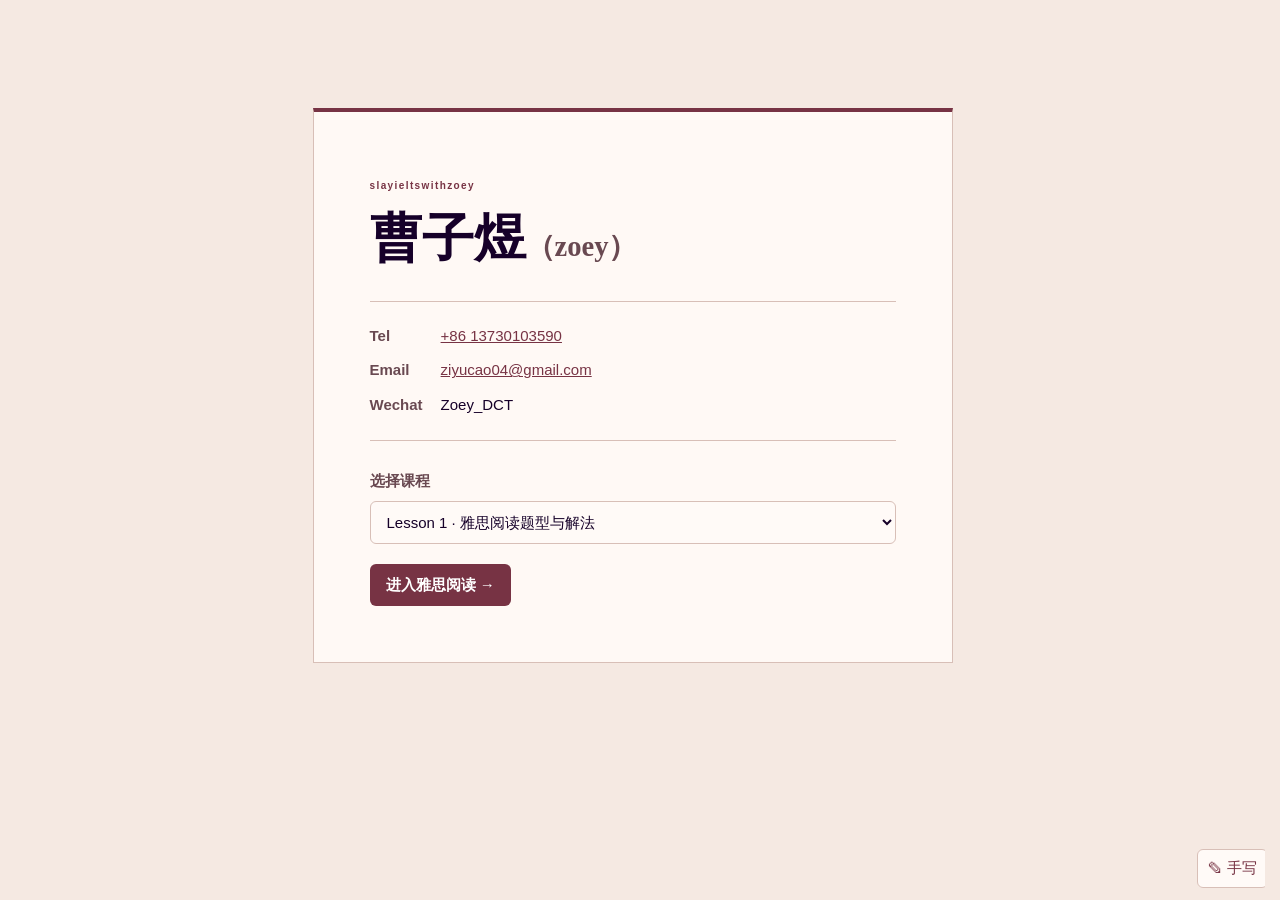
<file: index.html>
<!doctype html>
<html lang="zh-CN"><head><meta charset="utf-8"><meta name="viewport" content="width=device-width,initial-scale=1"><meta name="theme-color" content="#160029"><title>slayieltswithzoey · 雅思阅读题型与解法</title><link rel="stylesheet" href="./styles.css?v=17"><script defer src="./examples.js?v=2"></script><script defer src="./strategies.js"></script><script defer src="./pen.js?v=3"></script><script defer src="./lesson2.js?v=8"></script><script defer src="./app.js?v=23"></script></head>
<body><main id="page-surface"><div class="shell">
<section id="welcome" aria-labelledby="welcome-title">
  <p class="overline" lang="en">slayieltswithzoey</p>
  <h1 id="welcome-title">曹子煜<span>（zoey）</span></h1>
  <dl class="contacts">
    <dt>Tel</dt><dd><a href="tel:+8613730103590">+86 13730103590</a></dd>
    <dt>Email</dt><dd><a href="mailto:ziyucao04@gmail.com">ziyucao04@gmail.com</a></dd>
    <dt>Wechat</dt><dd>Zoey_DCT</dd>
  </dl>
  <div class="lesson-picker">
    <label for="lesson-select">选择课程</label>
    <select id="lesson-select">
      <option value="1">Lesson 1 · 雅思阅读题型与解法</option>
      <option value="2">Lesson 2 · 判断 / heading / 焚决</option>
    </select>
  </div>
  <a id="enter-course" class="primary enter-course" href="#lesson-1/type-0">进入雅思阅读 →</a>
</section>
<div id="course" hidden><a href="#welcome">← 返回首页</a><h1 class="page-title">雅思阅读题型与解法</h1>
<div class="tabs" id="tabs" aria-label="学习分类"></div><div class="layout"><aside><div class="aside-title">小题型目录 <small>INDEX</small></div><nav id="subtypes" aria-label="小题型"></nav></aside><section id="lesson" aria-live="polite"></section></div></div></div></main>

<div id="shade" hidden></div><section hidden role="dialog" aria-modal="true" tabindex="-1" id="practice" aria-labelledby="ex-title"><header class="dialog-head"><div><div class="overline">CAMBRIDGE IELTS　 /　真题练习</div><h2 id="ex-title"></h2><small id="source"></small></div><button class="close" aria-label="关闭例题" id="close">×</button></header><div class="panels"><section><div class="practice-sheet"><div class="overline">01　/　READING PASSAGE</div><h3>原文节选</h3><p id="passage" lang="en"></p></div></section><section><div class="practice-sheet"><div class="overline">02　/　QUESTION</div><h3 id="qnum"></h3><div id="question" lang="en"></div><label class="response">你的作答 <input id="response" autocomplete="off" placeholder="输入答案，再核对原文"></label><div id="answer" hidden aria-live="polite"></div></div></section></div><button type="button" id="highlight-menu" hidden>Highlight</button><div class="actionbar"><span id="hint">先读原文，独立作答</span><button class="primary" id="reveal">显示依据与答案</button></div></section></body></html>
</file>
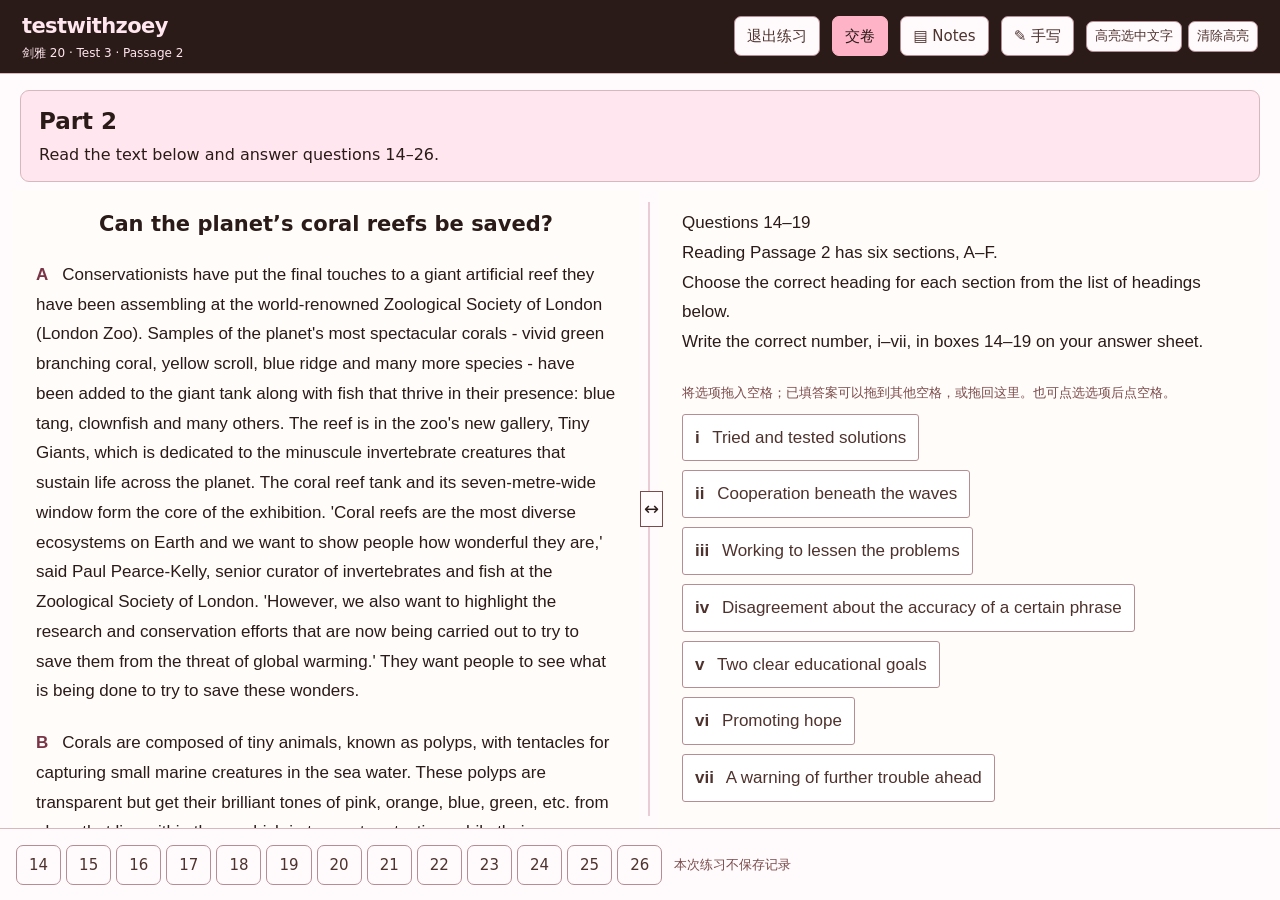
<file: practice/c20-t3-p2.html>
<!doctype html>
<html lang="zh-CN"><head><meta charset="utf-8"><meta name="viewport" content="width=device-width,initial-scale=1"><title>剑雅 20 · Test 3 · Passage 2</title><link rel="stylesheet" href="studio.css"><link rel="stylesheet" href="exam.css"><link rel="stylesheet" href="practice.css"><script defer src="../pen.js?v=3"></script><script type="module" src="practice.js?v=3"></script></head>
<body class="exam-mode"><main id="app"><p>正在加载练习…</p></main></body></html>
</file>
<file: styles.css>
:root{--ink:#160029;--wine:#773344;--paper:#F5E9E2;--muted:#694951;--line:#d8bfb7;--accent-ink:#773344;--serif:Georgia,"Noto Serif SC","Songti SC","SimSun",serif}*{box-sizing:border-box}body{margin:0;background:var(--paper);color:var(--ink);font:15px/1.65 "Segoe UI","Microsoft YaHei",sans-serif}button,input{font:inherit}button{cursor:pointer;color:inherit}button:focus-visible,input:focus-visible,summary:focus-visible{outline:3px solid #D44D5C;outline-offset:3px}.shell{width:min(1170px,calc(100% - 80px));margin-inline:auto}.mast{border-bottom:1px solid var(--line);background:#fffaf7}.mastrow,.brand,.eyebrow,.actionbar,footer,.aside-title,.card-foot,.type-meta{display:flex;align-items:center}.mastrow{justify-content:space-between;height:70px}.brand{gap:13px;font:700 25px Georgia,serif;letter-spacing:-1px}.mastmeta,.overline,.eyebrow,small,.tag{font:600 11px/1.5 "Segoe UI",sans-serif;letter-spacing:1.4px}.mastmeta{color:#694951}.mastmeta b{margin:0 9px;color:#a87976}.hero{position:relative;isolation:isolate;overflow:hidden;background:linear-gradient(108deg,#160029 10%,#46213d 58%,#773344);color:#F5E9E2;border-radius:14px;margin-top:26px;padding:31px 40px;min-height:213px}.hero-copy{position:relative;z-index:1}.eyebrow{color:#E3B5A4;gap:9px}.eyebrow i{width:22px;height:2px;background:#D44D5C}.hero h1{font:650 clamp(30px,3vw,45px)/1.3 var(--serif);margin:15px 0 8px;letter-spacing:-1.6px}.hero h1 span{display:block}.hero p{margin:0;font-size:14px;color:#F5E9E2}.atlas{position:absolute;right:2%;height:106%;top:-3%;width:39%}.tabs{display:grid;grid-template-columns:repeat(5,minmax(0,1fr));gap:8px;margin:19px 0 27px}.tab{padding:10px;border:1px solid var(--line);border-radius:8px;background:#fffaf7;font-weight:650;text-align:center}.tab span{font:12px Georgia,serif;color:var(--muted);margin-right:10px}.tab.active,.primary{background:var(--wine);color:white;border-color:var(--wine)}.tab.active span{color:#F5E9E2}.layout{display:grid;grid-template-columns:232px minmax(0,1fr);gap:36px;align-items:start}aside{border:1px solid var(--line);border-radius:11px;padding:16px 10px;background:#fffaf7}.aside-title{justify-content:space-between;padding:2px 9px 14px;font-weight:bold}.aside-title small{color:#694951;font-size:10px}.side{display:flex;width:100%;align-items:center;gap:12px;border:0;background:transparent;text-align:left;padding:11px 10px;border-radius:6px;margin:2px 0;font-size:14px}.side span{font:12px Georgia,serif;color:#694951}.side.active{color:var(--wine);background:#f1dacf;font-weight:700}.side.active:after{content:'›';margin-left:auto}.side:hover,.tab:not(.active):hover{background:#f4e3da}.type-meta{gap:12px;color:var(--muted);font-size:12px}.tag{background:#f1dacf;color:#773344;border-radius:4px;padding:3px 8px;letter-spacing:.5px}.lesson-title{margin:5px 0 2px;font:700 32px/1.5 var(--serif)}.intro{margin:0 0 17px;color:var(--muted)}.method{background:#fffaf7;border:1px solid var(--line);border-radius:11px;padding:21px 25px 0;margin-bottom:14px;box-shadow:0 3px 10px #77334410}.overline{color:var(--accent-ink);font-size:10px}.method h3{font:700 21px/1.5 var(--serif);margin:6px 0}.method p{margin:0 0 17px}.card-foot{border-top:1px solid var(--line);justify-content:space-between;gap:10px;padding:13px 0;color:var(--muted);font-size:12px}.primary{border:0;border-radius:6px;font-weight:600;padding:9px 16px;white-space:nowrap}.primary:hover{background:#592335}.note{border-left:3px solid #D44D5C;padding:3px 0 3px 15px;margin:18px 0;color:#694951;font-size:13px}.note b{display:block;color:#773344}footer{border-top:1px solid var(--line);margin-top:34px;padding:18px 0;gap:12px;font-size:12px;color:#694951}footer span{font:italic 16px Georgia,serif}.page-title{margin:30px 0 14px;font:700 clamp(26px,3vw,38px)/1.4 var(--serif)}#page-surface{display:flow-root;min-height:100vh;padding-bottom:35px}html{scrollbar-gutter:stable}.practice-open{overflow:hidden}#shade{position:fixed;inset:0;z-index:50;background:rgba(22,0,41,.59)}#practice{position:fixed;top:50%;left:50%;transform:translate(-50%,-50%);z-index:51;display:flex;flex-direction:column;width:min(1110px,94vw);max-height:92vh;max-height:92dvh;box-shadow:0 22px 85px #16002955;margin:0;background:#fffaf7;border:1px solid var(--line);border-radius:12px;overflow:hidden;scroll-margin:12px}#practice[hidden]{display:none}.dialog-head{padding:20px 25px;display:flex;justify-content:space-between;align-items:flex-start;background:#f4e3da;border-bottom:1px solid var(--line);flex:none}.dialog-head h2{font:700 clamp(18px,2.2vw,29px)/1.2 Georgia,serif;margin:7px 0}.dialog-head small{color:var(--muted);letter-spacing:0}.close{border:1px solid var(--line);background:#fffaf7;border-radius:50%;width:35px;height:35px;line-height:1;font-size:23px;flex:none}.panels{display:grid;grid-template-columns:1fr 1fr;overflow:auto;min-height:0}.panels section{padding:25px;min-width:0;overflow:auto}.panels section+section{border-left:1px solid var(--line)}.panels h3{margin:4px 0 15px;font-size:19px}.panels p[lang=en]{font:19px/1.75 Georgia,serif;margin:0}.panels mark{background:#E3B5A4;color:#160029;border-radius:2px}.qtext{white-space:pre-line;font:16px/1.65 Georgia,serif}.question-image{display:block;max-width:100%;width:auto;max-height:430px;object-fit:contain;margin:14px auto}.response{display:block;font-size:13px;color:var(--muted);margin:19px 0 8px}.response input{display:block;width:100%;margin-top:4px;padding:8px 11px;border:1px solid #a87976;border-radius:5px;background:white}.actionbar{padding:14px 25px;justify-content:space-between;gap:12px;border-top:1px solid var(--line);font-size:13px;color:var(--muted);flex:none}#answer{background:#f1dacf;border-left:3px solid #773344;padding:12px;margin-top:14px}#answer strong{display:block;color:var(--wine)}@media(max-width:800px){.shell{width:calc(100% - 32px)}.layout{grid-template-columns:180px minmax(0,1fr);gap:16px}.hero{padding:25px}.atlas{right:0}.method{padding:16px 16px 0}}@media(max-width:620px){.mastrow{height:58px}.mastmeta{font-size:9px}.brand{font-size:21px}.hero{margin-top:16px;min-height:auto;padding:21px 17px}.hero p{font-size:12px;max-width:72%}.hero h1{font-size:30px}.atlas{width:43%;right:-5%;opacity:.8}.tabs{margin:13px 0;gap:4px}.tab{padding:7px 2px}.tab span{display:none}.layout{display:block}aside{padding:8px;margin-bottom:15px}.aside-title{font-size:12px;padding:0 5px 4px}#subtypes{display:flex;overflow-x:auto}.side{width:auto;white-space:nowrap;font-size:12px;padding:6px 8px;gap:5px}.side.active:after{display:none}.lesson-title{font-size:26px}.card-foot{align-items:flex-start}.panels{display:block}.panels section{padding:16px;overflow:visible}.panels section+section{border-left:0;border-top:1px solid var(--line)}.dialog-head,.actionbar{padding:12px 15px}.panels p[lang=en]{font-size:17px}.actionbar{font-size:11px}}

.layout.basics{display:block}.basics aside[hidden]{display:none}.tabs[hidden]{display:none}@media(max-width:620px){.tab{font-size:13px}}
.lesson-picker{margin-bottom:20px}.lesson-picker label{display:block;margin-bottom:7px;font-weight:600;color:var(--muted)}.lesson-picker select{display:block;width:100%;min-width:0;padding:11px 12px;border:1px solid var(--line);border-radius:6px;background:#fffaf7;color:var(--ink);font:inherit}.lesson-picker select:focus-visible{outline:3px solid #D44D5C;outline-offset:3px}

.keywords-title{font:700 21px/1.5 var(--serif);margin:22px 0 10px}.keyword-row{display:grid;grid-template-columns:32px 1fr auto;align-items:start;gap:16px;padding:18px 20px;background:#fffaf7;border:1px solid var(--line);border-radius:8px;margin:8px 0}.step-num{font:italic 21px Georgia,serif;color:var(--wine)}.keyword-body h4{margin:0;font-size:16px}.keyword-body blockquote{margin:5px 0;color:var(--wine);font:italic 17px/1.45 Georgia,serif}.keyword-body p{margin:0}.keyword-row button{align-self:center}@media(max-width:620px){.keyword-row{grid-template-columns:24px 1fr;gap:6px;padding:13px}.keyword-row button{grid-column:2;justify-self:start}}

.my-highlight{background:#fff19d;color:#160029;border-radius:2px}
mark .my-highlight{box-shadow:inset 0 -3px #b57057}
#highlight-menu{position:absolute;z-index:3;border:1px solid #ae8685;border-radius:6px;background:#fffaf7;color:#471b33;box-shadow:0 4px 16px #16002935;padding:6px 13px;font-weight:600}
#highlight-menu::before{content:"";display:inline-block;width:.8em;height:.8em;margin-right:.5em;background:#fff19d;border:1px solid #ae9864}
#welcome{max-width:640px;margin:clamp(32px,12vh,120px) auto;padding:clamp(22px,5vw,56px);border:1px solid var(--line);border-top:4px solid var(--wine);background:#fff9f5}
#welcome h1{margin:12px 0 28px;font:700 clamp(32px,6vw,52px)/1.3 var(--serif)}
#welcome h1 span{font-size:.55em;color:var(--muted)}
.contacts{display:grid;grid-template-columns:auto 1fr;gap:10px 18px;padding:22px 0;margin:0 0 28px;border-block:1px solid var(--line)}
.contacts dt{font-weight:600;color:var(--muted)}.contacts dd{margin:0;overflow-wrap:anywhere}.contacts a,#course>a{color:var(--wine)}.enter-course{display:inline-block;text-decoration:none}#course>a{display:inline-block;margin-top:16px}
.ink-surface{position:relative}.ink-layer{position:absolute;inset:0;width:100%;height:100%;pointer-events:none;z-index:2;overflow:hidden}.ink-layer path{fill:none;stroke:#ae284a;stroke-width:2.6;stroke-linecap:round;stroke-linejoin:round}.pen-on .ink-layer{pointer-events:auto;touch-action:none;cursor:crosshair;user-select:none}.pen-tools{display:flex;align-items:center;gap:4px}.pen-tools button{border:1px solid var(--line);border-radius:6px;background:#fffaf7;color:var(--wine);padding:6px 10px}.pen-tools button[aria-pressed=true]{background:var(--wine);color:white}main>.pen-tools{position:fixed;bottom:12px;right:12px;z-index:10}.dialog-head .pen-tools{flex-wrap:wrap;justify-content:end}
.dialog-head{gap:8px}.dialog-head .pen-tools{margin-left:auto}.dialog-head>div:first-child{min-width:0;overflow-wrap:anywhere}.dialog-head .pen-tools button{white-space:nowrap}
.panels section { padding: 0; }
.practice-sheet { min-height: 100%; padding: 25px; }
.pen-on .practice-sheet, .practice-sheet:has(.ink-layer path) {
  min-height: max(100%, 64vh);
  padding-bottom: clamp(160px, 30vh, 360px);
}
.practice-sheet .response { position: relative; z-index: 3; }
@media (max-width: 620px) { .practice-sheet { padding: 16px; } }

#passage, #answer span { white-space: pre-line; }
.response[hidden] { display: none; }
.group-response { position: relative; z-index: 3; display: flex; flex-wrap: wrap; gap: 10px; border: 1px solid var(--line); }
.group-response label { white-space: nowrap; }
.tabs.lesson-two-tabs{grid-template-columns:repeat(3,minmax(0,1fr))}
.lesson-two{max-width:980px;margin-inline:auto;padding-bottom:40px}
.lesson-two-cards{display:grid;grid-template-columns:repeat(2,minmax(0,1fr));gap:16px;margin-top:20px}
.lesson-two-card{display:grid;grid-template-columns:30px minmax(0,1fr);align-content:start;gap:8px 12px;padding:22px;background:#fffaf7;border:1px solid var(--line);border-radius:9px}
.lesson-two-card h3{margin:0;font-size:18px;line-height:1.5}
.lesson-two-card p{grid-column:2;margin:0;line-height:1.85;overflow-wrap:anywhere}
.lesson-two-note{border-left:3px solid var(--wine);background:#f1dacf;padding:12px 16px;color:var(--muted)}
.lesson-two-table{width:100%;border-collapse:collapse;background:#fffaf7;margin-top:20px}
.lesson-two-table caption{text-align:left;font-weight:600;margin-bottom:10px;color:var(--muted)}
.lesson-two-table th,.lesson-two-table td{border:1px solid var(--line);padding:13px 18px;text-align:left;overflow-wrap:anywhere}
.lesson-two-table thead{background:#f1dacf;color:var(--wine)}
.lesson-two-table tbody th{width:26%;font-weight:600}
.lesson-two-table td{font-size:16px;line-height:1.8}
@media(max-width:620px){.lesson-two-cards{grid-template-columns:1fr;gap:12px}.lesson-two-card{padding:17px;gap:6px 8px}.lesson-two-card h3{font-size:17px}.lesson-two-table th,.lesson-two-table td{padding:10px;font-size:14px}.lesson-two-table tbody th{width:30%}}
</file>
<file: practice/studio.css>
*{box-sizing:border-box}body{margin:0;background:#FFE6EF;color:#2B1B18;font:15px/1.6 system-ui,"Microsoft YaHei",sans-serif}header{height:68px;background:#2B1B18;color:white;padding:0 5vw;display:flex;align-items:center;gap:18px}header b{font-size:19px}header i{font:italic 28px Georgia;color:#FFB3C7;margin-right:10px}header span,.eyebrow{font:600 11px/1.5 system-ui;letter-spacing:2px}header span{color:#FFE6EF}header button{margin-left:auto}main{max-width:1280px;margin:auto;padding:35px 4vw 60px}h1{font:600 clamp(28px,4vw,46px)/1.2 Georgia,serif;margin:9px 0 18px}h2{font-size:21px;margin:0 0 12px}h3{margin:10px 0}.eyebrow{color:#7B4B4B}section,article,details{background:#FFFAFC;border:1px solid #D8B8BC;border-radius:12px;padding:20px;margin:10px 0}small,.muted{color:#7B4B4B}button,select,input,textarea{font:inherit}button{border:1px solid #B58D93;background:#FFFAFC;color:#4E322D;border-radius:7px;padding:7px 12px;cursor:pointer}button:hover{border-color:#7B4B4B}button.primary{background:#4E322D;color:white;border-color:#4E322D}button:disabled{opacity:.6;cursor:wait}label{display:block;margin:10px 0;font-weight:600}input,select,textarea{width:100%;padding:9px;border:1px solid #B58D93;border-radius:6px;background:white;color:#2B1B18}textarea{min-height:105px}summary{cursor:pointer;font-weight:700}.grid{display:grid;grid-template-columns:1fr 1fr;gap:18px}.row{display:flex;align-items:center;gap:10px;flex-wrap:wrap}.row.between{justify-content:space-between}.login{max-width:490px;margin:7vh auto}.login section{padding:28px}.task{display:flex;justify-content:space-between;align-items:center;gap:12px;padding:14px 0;border-top:1px solid #E9CCD5}.tag,.clock{background:#FFB3C7;border-radius:20px;padding:4px 11px;font-size:13px}.clock{font:600 20px monospace}.workspace{display:grid;grid-template-columns:minmax(0,1.1fr) minmax(0,1fr);gap:12px}.pane{max-height:65vh;overflow:auto;min-height:45vh}.reading{font:19px/1.8 Georgia,serif;white-space:pre-wrap;overflow-wrap:anywhere}.prompt{font:17px/1.6 Georgia,serif;white-space:pre-wrap}.q{padding:12px 0;border-bottom:1px solid #E9CCD5}.q input{margin-top:8px}.q small{display:block}.nav button{padding:5px 10px}.active{background:#FFB3C7}.bad{color:#A32946}.good{color:#4E322D}mark{background:#FFB3C7}#tools{position:fixed;z-index:4;background:#2B1B18;padding:4px;border-radius:8px}#toast:not(:empty){position:fixed;bottom:18px;left:50%;transform:translateX(-50%);z-index:10;padding:9px 18px;background:#2B1B18;color:white;border-radius:8px}.note{border-left:3px solid #7B4B4B;padding:8px;margin:8px 0}.note p{white-space:pre-wrap}.tabs{display:flex;gap:6px;margin:14px 0}.pane section{padding:10px}.error{color:#A32946}[hidden]{display:none!important}@media(max-width:760px){.grid,.workspace{grid-template-columns:1fr}.pane{max-height:50vh;min-height:15vh}header span{display:none}main{padding:18px 12px}.task{align-items:flex-start}.login{margin:12px auto}}

button.primary:hover{background:#7B4B4B;border-color:#7B4B4B}button:focus-visible,input:focus-visible,select:focus-visible,textarea:focus-visible,summary:focus-visible{outline:3px solid #7B4B4B;outline-offset:3px}::selection{background:#FFB3C7;color:#2B1B18}mark{color:#2B1B18}.tabs .active{border-color:#7B4B4B}.question-section{background:#FFE6EF}.note{background:#FFE6EF}
.category-tabs{margin:16px 0;gap:8px;flex-wrap:wrap}.category-tabs button[aria-pressed="true"]{background:#7B4B4B;color:white;border-color:#7B4B4B}
.password-settings{width:min(440px,calc(100vw - 32px));max-height:90dvh;overflow:auto;border:1px solid #7B4B4B;border-radius:14px;background:#FFF8FA;color:#2B1B18;padding:24px;box-sizing:border-box}.password-settings::backdrop{background:#2B1B1866}.password-settings h2{margin:0 0 16px}.password-settings label{display:block;margin:12px 0}.password-settings input{width:100%;box-sizing:border-box}
.account-actions{margin-left:auto;display:flex;gap:8px;align-items:center;flex-shrink:0}header .account-actions button{margin-left:0}@media(max-width:760px){header{padding:0 12px;gap:8px}header b{font-size:16px}.account-actions button{padding:6px 8px;font-size:13px}}
</file>
<file: practice/exam.css>
body.exam-mode { overflow: hidden; }
.exam-mode > header { display: none; }
.exam-mode main { max-width: none; height: 100dvh; padding: 0; margin: 0; display: flex; flex-direction: column; background: #FFFAFC; }
.exam-topbar { flex: 0 0 70px; padding: 10px 22px; display: flex; align-items: center; gap: 12px; border-bottom: 1px solid #D8B8BC; background: #2B1B18; color: #FFE6EF; }
.exam-brand { margin-right: auto; min-width: 0; display: flex; flex-direction: column; }
.exam-brand b { font-size: 21px; letter-spacing: -.6px; }
.exam-brand span { font-size: 12px; overflow: hidden; white-space: nowrap; text-overflow: ellipsis; max-width: 38vw; }
.exam-topbar .clock { color: #2B1B18; background: #FFB3C7; white-space: nowrap; }
.exam-topbar .primary { background: #FFB3C7; color: #2B1B18; border-color: #FFB3C7; }
.exam-body { display: flex; flex: 1; min-height: 0; }
.exam-center { display: flex; flex-direction: column; flex: 1; min-width: 0; }
.part-banner { margin: 16px 20px 8px; padding: 12px 18px; border: 1px solid #D8B8BC; background: #FFE6EF; border-radius: 9px; display: flex; flex-direction: column; gap: 2px; }
.part-banner strong { font-size: 23px; }
.part-banner span { font-size: 16px; }
.part-banner .review-score { color: #7B4B4B; font-size: 14px; }
.exam-columns { display: grid; grid-template-columns: minmax(0, var(--reading-width, 50%)) 18px minmax(0, 1fr); flex: 1; min-height: 0; padding: 0 12px; }
.exam-pane { overflow: auto; overflow-wrap: anywhere; min-width: 0; min-height: 0; margin: 0; padding: 18px 24px 55px; background: #FFFAFC; border: 0; border-radius: 0; scrollbar-width: thin; scrollbar-color: #D8B8BC transparent; }
.exam-pane h2 { text-align: center; font-size: 21px; margin: 0 0 18px; }
.exam-pane .reading, .exam-pane .prompt, .instructions, .question-group { font: 17px/1.75 Arial, "Microsoft YaHei", sans-serif; }
.exam-pane .reading { white-space: normal; }
.reading p { margin: 0 0 25px; white-space: pre-wrap; }
.splitter { position: relative; cursor: col-resize; touch-action: none; user-select: none; display: grid; place-items: center; }
.splitter::before { content: ''; width: 2px; background: #E9CCD5; position: absolute; top: 12px; bottom: 12px; left: calc(50% - 1px); }
.splitter span { z-index: 1; padding: 3px; background: #FFFAFC; border: 1px solid #7B4B4B; font-size: 18px; }
.question-group { border: 0; border-radius: 0; padding: 0; margin: 0 0 36px; background: transparent; }
.instructions { white-space: pre-wrap; margin-bottom: 25px; }
.question-title { display: flex; align-items: flex-start; gap: 14px; margin-bottom: 18px; }
.question-title > b { flex: 0 0 26px; }
.question-title > span { flex: 1; white-space: pre-wrap; }
.exam-pane .q { padding: 12px 0 25px; border-bottom: 0; }
.flag { flex: 0 0 auto; border: 0; padding: 2px 5px; background: transparent; color: #947579; font-size: 19px; }
.flag[aria-pressed=true] { color: #7B4B4B; background: #FFB3C7; }
.single-choice, .multiple-choice { border: 0; padding: 0; margin: 0; min-width: 0; }
.multiple-choice legend { font-size: 14px; color: #7B4B4B; }
.option { display: flex; gap: 15px; align-items: flex-start; margin: 18px 0; font-weight: 400; cursor: pointer; }
.option input, .match-table input { width: 19px; height: 19px; flex: 0 0 19px; margin: 6px 0 0; padding: 0; accent-color: #7B4B4B; cursor: pointer; }
.option span { flex: 1; }
.option:has(input:checked) { color: #4E322D; }
.inline-answer { display: inline-block; width: 155px; max-width: 100%; padding: 4px 9px; margin: 4px 6px; height: 36px; border: 1px solid #B58D93; border-radius: 3px; vertical-align: baseline; }
.inline-answer::placeholder { text-align: center; color: #947579; }
.inline-slot { display: inline; scroll-margin-top: 35px; }
.inline-slot .flag { font-size: 15px; padding: 1px; }
.cloze-body { white-space: pre-wrap; font-size: 17px; line-height: 2.25; }
.cloze-body .drop-answer { display: inline-block; width: 190px; margin: 4px 7px; }
.matching-mode { display: flex; gap: 5px; margin: 10px 0 15px; }
.matching-mode button { font-size: 13px; }
.matching-mode button[aria-pressed=true] { background: #FFE6EF; border-color: #7B4B4B; }
.match-table-wrap { overflow-x: auto; }
.match-table { width: 100%; border-collapse: collapse; font-size: 16px; }
.match-table th, .match-table td { border: 1px solid #D8B8BC; padding: 10px 8px; }
.match-table thead th { background: #FFE6EF; text-align: center; }
.match-table tbody th { font-weight: 400; text-align: left; min-width: 200px; }
.match-table td { text-align: center; min-width: 35px; width: 7%; background: #FFF6F9; }
.match-table .question-title { gap: 8px; margin: 0; }
.match-table .flag { font-size: 15px; }
.match-table tr:has(input:checked) th { background: #FFF0F5; }
.drop-answer { width: 100%; min-height: 38px; border: 1px dashed #7B4B4B; background: #FFF6F9; border-radius: 3px; padding: 5px 8px; }
.drag-over { outline: 3px solid #7B4B4B; background: #FFB3C7; }
.choice-bank { display: flex; flex-direction: column; align-items: flex-start; gap: 9px; margin: 20px 0; }
.choice-bank small { font-size: 13px; }
.choice-chip { text-align: left; cursor: grab; padding: 8px 12px; background: white; border-radius: 3px; }
.choice-chip[aria-pressed=true] { background: #FFE6EF; border-color: #7B4B4B; box-shadow: 0 0 0 1px #7B4B4B; }
.choice-chip b { padding-right: 8px; }
.multi-slots { display: flex; gap: 15px; flex-wrap: wrap; }
.multi-slots > span { display: flex; flex-wrap: wrap; align-items: center; gap: 8px; padding: 6px; border: 1px solid #D8B8BC; }
.question-result { font-size: 14px; margin: 9px 0; }
.question-result details { margin: 8px 0; padding: 10px; }
.question-result p { white-space: pre-wrap; }
.notes-drawer { flex: 0 0 310px; min-width: 0; padding: 0; background: #FFF6F9; border: 0; border-left: 1px solid #D8B8BC; display: flex; flex-direction: column; }
.drawer-heading { display: flex; align-items: center; justify-content: space-between; padding: 15px 18px; border-bottom: 1px solid #D8B8BC; background: #FFFAFC; }
.drawer-heading h2 { margin: 0; }
.drawer-heading button { border: 0; font-size: 24px; padding: 0 5px; }
#notes { flex: 1; overflow: auto; padding: 14px; }
.notes-empty { font-size: 14px; color: #7B4B4B; }
.note-card { padding: 12px; margin-bottom: 13px; border: 1px solid #D8B8BC; background: #FFE6EF; }
.note-card blockquote { margin: 7px 0; font-size: 14px; white-space: pre-wrap; overflow-wrap: anywhere; }
.note-card textarea { min-height: 90px; font-size: 14px; background: #FFFAFC; }
.note-card button { display: block; margin: 8px 0 0 auto; font-size: 13px; }
.exam-footer { display: flex; align-items: center; flex: 0 0 72px; margin: 0; padding: 8px 16px; background: #FFFAFC; border-top: 1px solid #D8B8BC; gap: 10px; z-index: 2; }
#part-nav { flex: 1; min-width: 0; display: flex; gap: 10px; overflow: auto; }
.part-navigation { flex: 1; display: flex; align-items: center; gap: 8px; white-space: nowrap; border-top: 3px solid #E9CCD5; padding-top: 8px; }
.part-navigation.current-part { flex: 3; border-top-color: #7B4B4B; }
.part-navigation > button { border: 0; padding: 4px 5px; font-weight: 600; white-space: nowrap; }
.part-navigation > span { font-size: 12px; color: #7B4B4B; }
.question-nav { display: flex; gap: 3px; }
.question-nav button { position: relative; min-width: 28px; height: 31px; padding: 2px 4px; border: 1px solid transparent; border-radius: 2px; font-size: 13px; }
.question-nav .answered { background: #FFE6EF; }
.question-nav .current-question { border: 2px solid #7B4B4B; }
.question-nav .flagged::after { content: ''; position: absolute; right: 1px; top: 1px; width: 5px; height: 5px; background: #A32946; border-radius: 50%; }
.exam-foot-actions { display: flex; align-items: center; gap: 6px; }
.exam-foot-actions small { font-size: 11px; white-space: nowrap; }
.exam-foot-actions button { padding: 3px 9px; font-size: 20px; }
#tools.annotation-tools { display: flex; gap: 4px; box-shadow: 0 3px 12px #2B1B1830; }
.annotation-tools button { font-size: 13px; padding: 4px 8px; }
.annotation-tools .pink, mark.mark-pink { background: #FFB3C7; color: #2B1B18; }
.annotation-tools .yellow, mark.mark-yellow { background: #FFE68A; color: #2B1B18; }
mark.mark-both { color: #2B1B18; background: linear-gradient(to bottom,#FFB3C7 50%,#FFE68A 50%); }
.sr-only { position: absolute; width: 1px; height: 1px; padding: 0; margin: -1px; overflow: hidden; clip-path: inset(50%); }
@media(max-width:1100px) { .notes-drawer { flex-basis: 260px; }.exam-pane { padding: 14px; }.exam-foot-actions small { display: none; }.part-navigation { gap: 3px; }.question-nav button { min-width: 25px; } }
@media(max-width:760px) { .exam-topbar { padding: 8px; gap: 6px; flex-basis: 65px; }.exam-brand span { display: none; }.exam-brand b { font-size: 16px; }.exam-topbar button { font-size: 12px; padding: 5px; }.exam-topbar .clock { font-size: 14px; padding: 3px 6px; }.part-banner { margin: 8px; padding: 8px; }.part-banner strong { font-size: 18px; }.part-banner span { font-size: 13px; }.exam-columns { padding: 0; }.exam-pane { padding: 12px; }.exam-pane .reading,.instructions,.question-group { font-size: 15px; }.notes-drawer { position: absolute; top: 65px; bottom: 66px; right: 0; width: min(320px,90vw); z-index: 3; box-shadow: -4px 0 18px #2B1B1820; }.exam-footer { flex-basis: 66px; padding: 5px 8px; }.part-navigation { flex: none; }.part-navigation.current-part { flex: none; }.exam-foot-actions button { padding: 1px 6px; }.match-table { font-size: 14px; }.match-table tbody th { min-width: 170px; } }
@media(max-width:520px) { .exam-brand { display: none; }.exam-topbar .clock { margin-right: auto; }.exam-columns { grid-template-columns: minmax(0,1fr); grid-template-rows: minmax(0,1fr) minmax(0,1fr); }.splitter { display: none; }#passage-pane { border-bottom: 1px solid #D8B8BC; }.exam-pane h2 { font-size: 17px; }.part-banner { margin-bottom: 0; }.exam-foot-actions { display: none; } }
.drag-ghost{position:fixed;pointer-events:none;z-index:20;max-width:300px;padding:8px 12px;background:#FFE6EF;border:1px solid #7B4B4B;box-shadow:0 3px 10px #2B1B1830;font-size:14px}.choice-chip{touch-action:none}
.exam-mode{height:100dvh}.exam-mode main{position:fixed;inset:0}.exam-pane{position:relative}.choice-chip{max-width:100%}
.answer-slot{display:inline-flex;align-items:center;max-width:100%;width:100%;position:relative;vertical-align:middle;gap:4px}.cloze-body .answer-slot{width:210px;margin:4px 7px}.answer-slot .drop-answer{margin:0;width:100%}.answer-token{flex:1;min-width:0;text-align:left;cursor:grab;touch-action:none;border:1px dashed #7B4B4B;background:#FFF6F9;padding:8px 12px;border-radius:3px}.answer-clear{flex:none;padding:4px 8px}.answer-slot [hidden],.choice-bank [hidden]{display:none!important}.choice-bank{min-height:70px}.multi-stem{position:relative;padding-right:35px}.multi-stem>.flag{position:absolute;right:0;top:0}
.answer-tooltip{position:fixed;z-index:100;max-width:calc(100vw - 16px);padding:8px 12px;background:#2B1B18;color:#fff;border-radius:5px;pointer-events:none;font-size:14px;white-space:normal;box-shadow:0 3px 12px #2B1B1830}
#passage-text .passage-subtitle{font-family:Georgia,"Times New Roman",serif;font-style:italic;font-size:1.08em;line-height:1.65;text-align:center;color:#644842;max-width:42em;margin:12px auto 32px;padding:0 18px}
.question-diagram{margin:20px 0}.question-diagram img{display:block;width:100%;height:auto}.completion-table-wrap{overflow-x:auto;margin:20px 0}.completion-table{width:100%;border-collapse:collapse}.completion-table th,.completion-table td{border:1px solid #D8B8BC;padding:12px;text-align:left;vertical-align:top}.completion-table th{background:#FFE6EF}.completion-table .inline-answer{width:150px;max-width:100%}
.completion-table{min-width:520px}.completion-table th:first-child,.completion-table td:first-child{width:70px;white-space:nowrap;overflow-wrap:normal}.completion-table th:nth-child(2),.completion-table td:nth-child(2){width:155px;white-space:nowrap;overflow-wrap:normal}
</file>
<file: practice/practice.css>
:root{--wine:#793448;--line:#d8b8bc}body{background:#f5e9e1}.exam-topbar{flex-wrap:wrap}.exam-brand span{max-width:none}.exam-pane{background:#fffcf9}.practice-content{position:relative;min-height:100%;padding-bottom:30px}.ink-layer{position:absolute;inset:0;width:100%;height:100%;pointer-events:none;z-index:2;overflow:hidden}.ink-layer path{fill:none;stroke:#ae284a;stroke-width:2.6;stroke-linecap:round;stroke-linejoin:round}.pen-on .ink-layer{pointer-events:auto;touch-action:none;cursor:crosshair;user-select:none}.pen-tools{display:flex;gap:5px;flex-wrap:wrap}.pen-tools button[aria-pressed=true]{background:var(--wine);color:white}.reading p{margin:0 0 22px}.reading{white-space:normal}.passage-label{color:var(--wine);margin-right:14px}.note-input{height:60vh}.question-group{margin-top:0}.nav-item{min-width:32px}.nav-item.answered{background:#e4efdf}.nav-item.flagged{box-shadow:inset 0 -4px #bb7b21}.flag[aria-pressed=true]{background:#ffe0a3}.exam-footer{gap:12px}#question-nav{display:flex;gap:5px;flex-wrap:wrap}#score{font-weight:700}.annotation-tools{display:flex;gap:6px}mark{background:#ffe49c}.exam-center{min-width:0}#sync{white-space:nowrap}.notes-drawer{min-width:240px}#reset{margin-top:12px}@media(max-width:760px){.exam-brand span{display:none}.exam-topbar{padding:8px}.exam-columns{display:grid!important;grid-template-columns:minmax(0,1fr)!important;grid-template-rows:1fr 1fr;min-height:0}.splitter{display:none}.exam-pane{min-height:0!important;max-height:none!important}.exam-footer{flex-wrap:wrap;padding:8px}.clock{font-size:16px}.exam-body.with-notes .notes-drawer{position:fixed;inset:100px 8px 90px;z-index:5;background:#fffaf7;overflow:auto}.exam-body.with-notes{display:flex}button{padding:6px 9px}}
</file>
